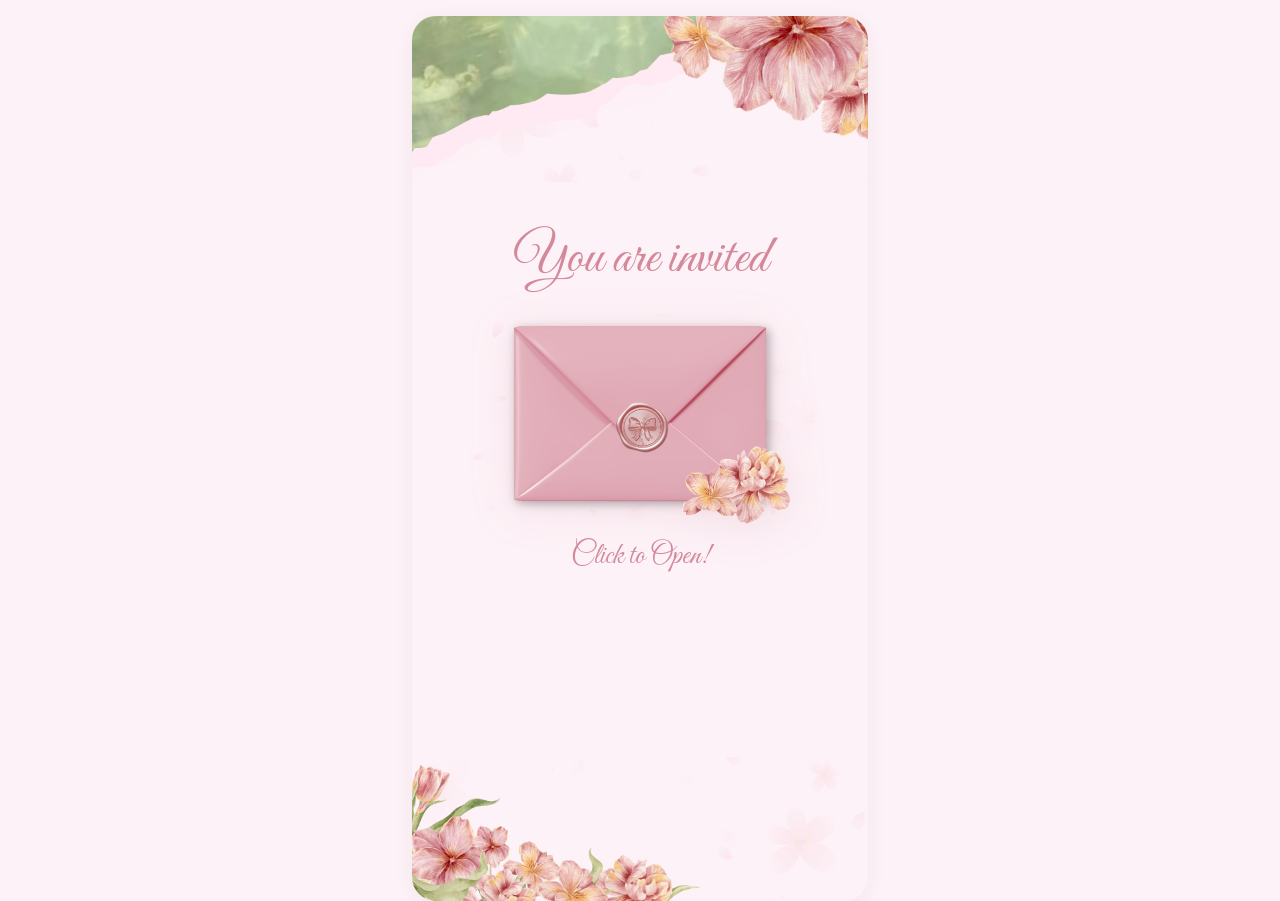
<file: index.html>
<!DOCTYPE html>
<html lang="en">
<head>
  <meta charset="UTF-8">
  <meta name="viewport" content="width=device-width, initial-scale=1.0">
  <title>Princess Urduja Vercaza — 18th Birthday RSVP</title>
  <link rel="preconnect" href="https://fonts.googleapis.com">
  <link rel="preconnect" href="https://fonts.gstatic.com" crossorigin>
  <link href="https://fonts.googleapis.com/css2?family=Cormorant+Garamond:ital,wght@0,400;0,600;1,400&family=Great+Vibes&family=Lato:wght@300;400&display=swap" rel="stylesheet">
  <link rel="stylesheet" href="css/styles.css">
</head>
<body class="invite-body index-body">
  <main class="invite-shell">
    <article class="invite-card" style="margin-bottom: -25px;">
      <div class="invite-header">
        <img src="images/index/head.png" alt="" aria-hidden="true">
      </div>
      <div class="invite-card-body" style="margin-top: 80px;">
        <header class="hero">
          <h1 class="script hero-name">You are invited</h1>
          <div class="mail">
            <img src="images/index/mail.png" alt="" aria-hidden="true">
          </div>
        </header>  
        <p class="closing script">Click to Open!</p>
      </div>
      <div class="invite-footer">
        <img src="images/index/foot.png" alt="" aria-hidden="true">
      </div>
    </article>

  </main>

  <div class="floral-overlay" id="floral-overlay">
    <div class="floral-message">Opening your invitation…</div>
  </div>

  <script>
    document.querySelector('.mail').addEventListener('click', function (e) {
      e.preventDefault();
      var overlay = document.getElementById('floral-overlay');
      for (var i = 0; i < 30; i++) {
        var petal = document.createElement('div');
        petal.className = 'floral-petal';
        petal.style.left = Math.random() * 100 + '%';
        petal.style.animationDelay = Math.random() * 1.2 + 's';
        petal.style.animationDuration = (2.2 + Math.random() * 1.2) + 's';
        overlay.appendChild(petal);
      }
      overlay.classList.add('active');
      setTimeout(function () {
        window.location.href = 'invitation.html';
      }, 2000);
    });
  </script>

</body>
</html>
</file>
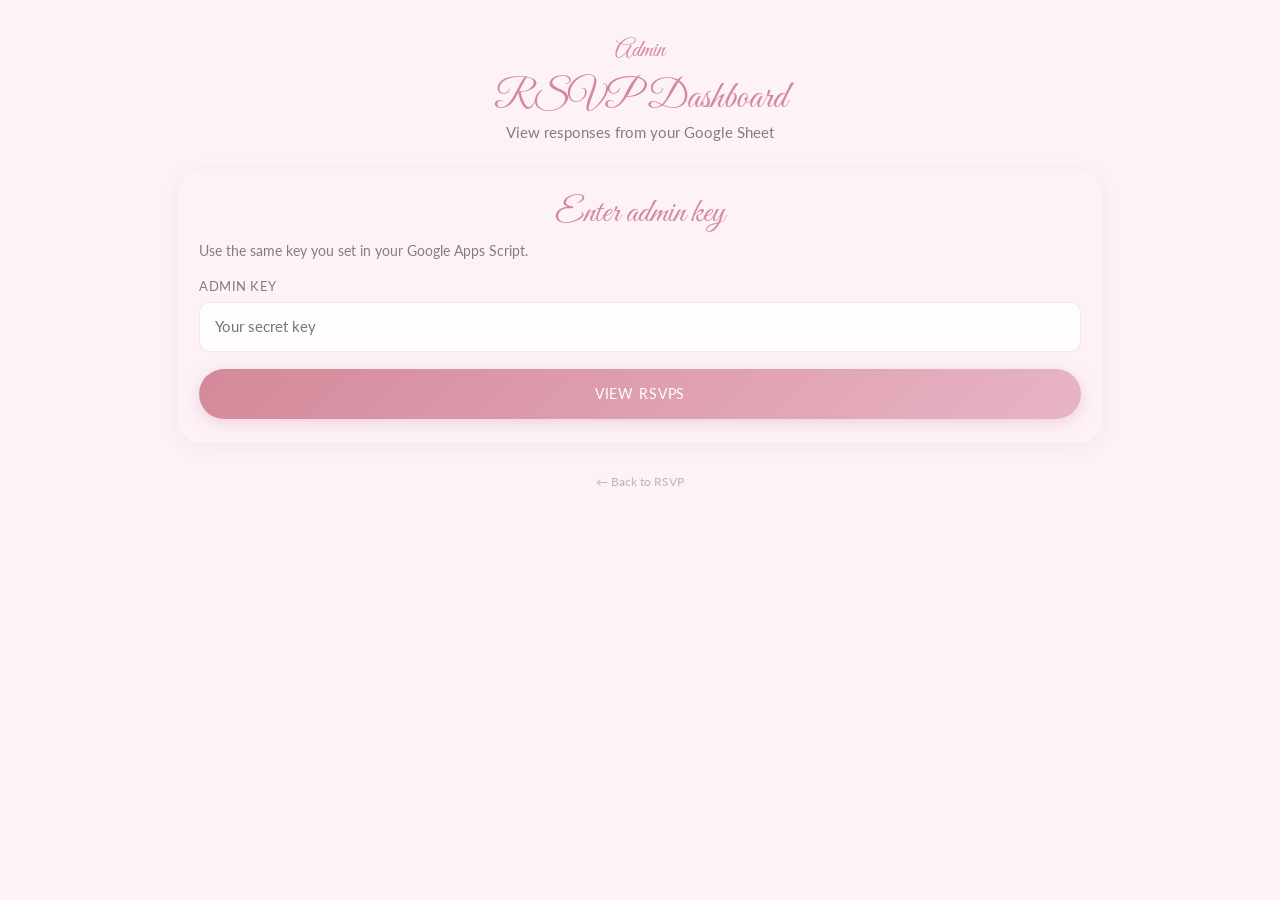
<file: admin.html>
<!DOCTYPE html>
<html lang="en">
<head>
  <meta charset="UTF-8">
  <meta name="viewport" content="width=device-width, initial-scale=1.0">
  <title>RSVP Admin — Princess Urduja Vercaza</title>
  <link rel="preconnect" href="https://fonts.googleapis.com">
  <link rel="preconnect" href="https://fonts.gstatic.com" crossorigin>
  <link href="https://fonts.googleapis.com/css2?family=Cormorant+Garamond:ital,wght@0,400;0,600;1,400&family=Great+Vibes&family=Lato:wght@300;400&display=swap" rel="stylesheet">
  <link rel="stylesheet" href="css/styles.css">
</head>
<body class="admin-page">
  <main class="container">
    <header class="hero hero-compact">
      <p class="eyebrow script">Admin</p>
      <h1 class="script hero-title">RSVP Dashboard</h1>
      <p class="subtitle">View responses from your Google Sheet</p>
    </header>

    <!-- Login gate -->
    <section class="card" id="login-section">
      <h2 class="script section-title">Enter admin key</h2>
      <p class="hint">Use the same key you set in your Google Apps Script.</p>
      <form id="login-form">
        <div class="field">
          <label for="admin-key">Admin key</label>
          <input type="password" id="admin-key" required placeholder="Your secret key" autocomplete="current-password">
        </div>
        <button type="submit" class="btn btn-primary">View RSVPs</button>
      </form>
      <p id="login-error" class="inline-error" hidden>Invalid key or connection failed.</p>
    </section>

    <!-- Dashboard -->
    <section id="dashboard" hidden>
      <div class="stats-grid" id="stats-grid">
        <div class="stat-card">
          <span class="stat-value" id="stat-total">—</span>
          <span class="stat-label">Total RSVPs</span>
        </div>
        <div class="stat-card stat-yes">
          <span class="stat-value" id="stat-yes">—</span>
          <span class="stat-label">Attending</span>
        </div>
        <div class="stat-card stat-no">
          <span class="stat-value" id="stat-no">—</span>
          <span class="stat-label">Not attending</span>
        </div>
        <div class="stat-card stat-guests">
          <span class="stat-value" id="stat-guests">—</span>
          <span class="stat-label">Total guests</span>
        </div>
      </div>

      <section class="card">
        <div class="table-header">
          <h2 class="script section-title">All responses</h2>
          <button type="button" class="btn btn-secondary btn-sm" id="refresh-btn">Refresh</button>
        </div>

        <div id="loading" class="loading" hidden>Loading...</div>
        <div id="table-error" class="message error" hidden>
          <p id="table-error-text">Failed to load data.</p>
        </div>

        <div class="table-wrap" id="table-wrap" hidden>
          <table class="rsvp-table">
            <thead>
              <tr>
                <th>Date</th>
                <th>Name</th>
                <th>Email</th>
                <th>Attending</th>
                <th>Guests</th>
                <th>Message</th>
              </tr>
            </thead>
            <tbody id="rsvp-tbody"></tbody>
          </table>
        </div>

        <p id="empty-state" class="empty-state" hidden>No RSVPs yet.</p>
      </section>

      <button type="button" class="btn btn-ghost" id="logout-btn">Log out</button>
    </section>

    <footer class="footer">
      <a href="index.html" class="admin-link">← Back to RSVP</a>
    </footer>
  </main>

  <script src="js/config.js"></script>
  <script src="js/admin.js"></script>
</body>
</html>
</file>
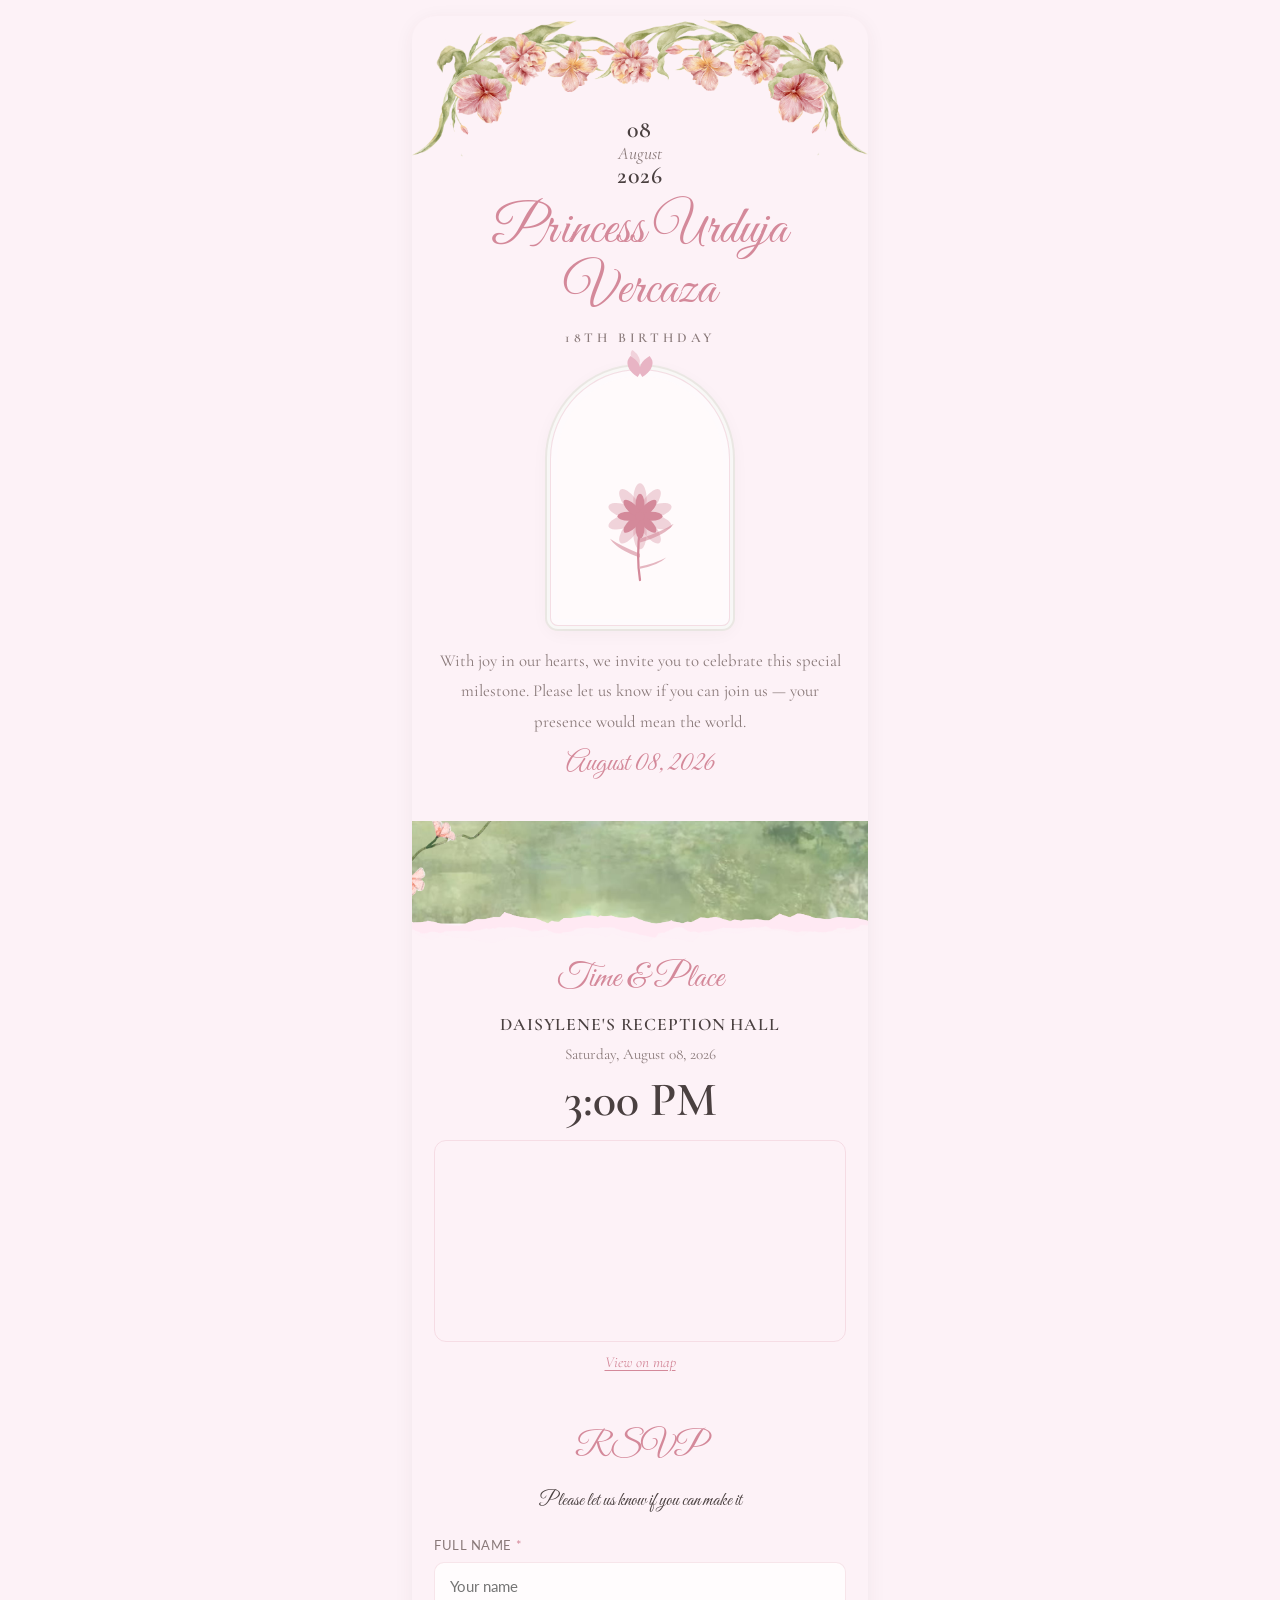
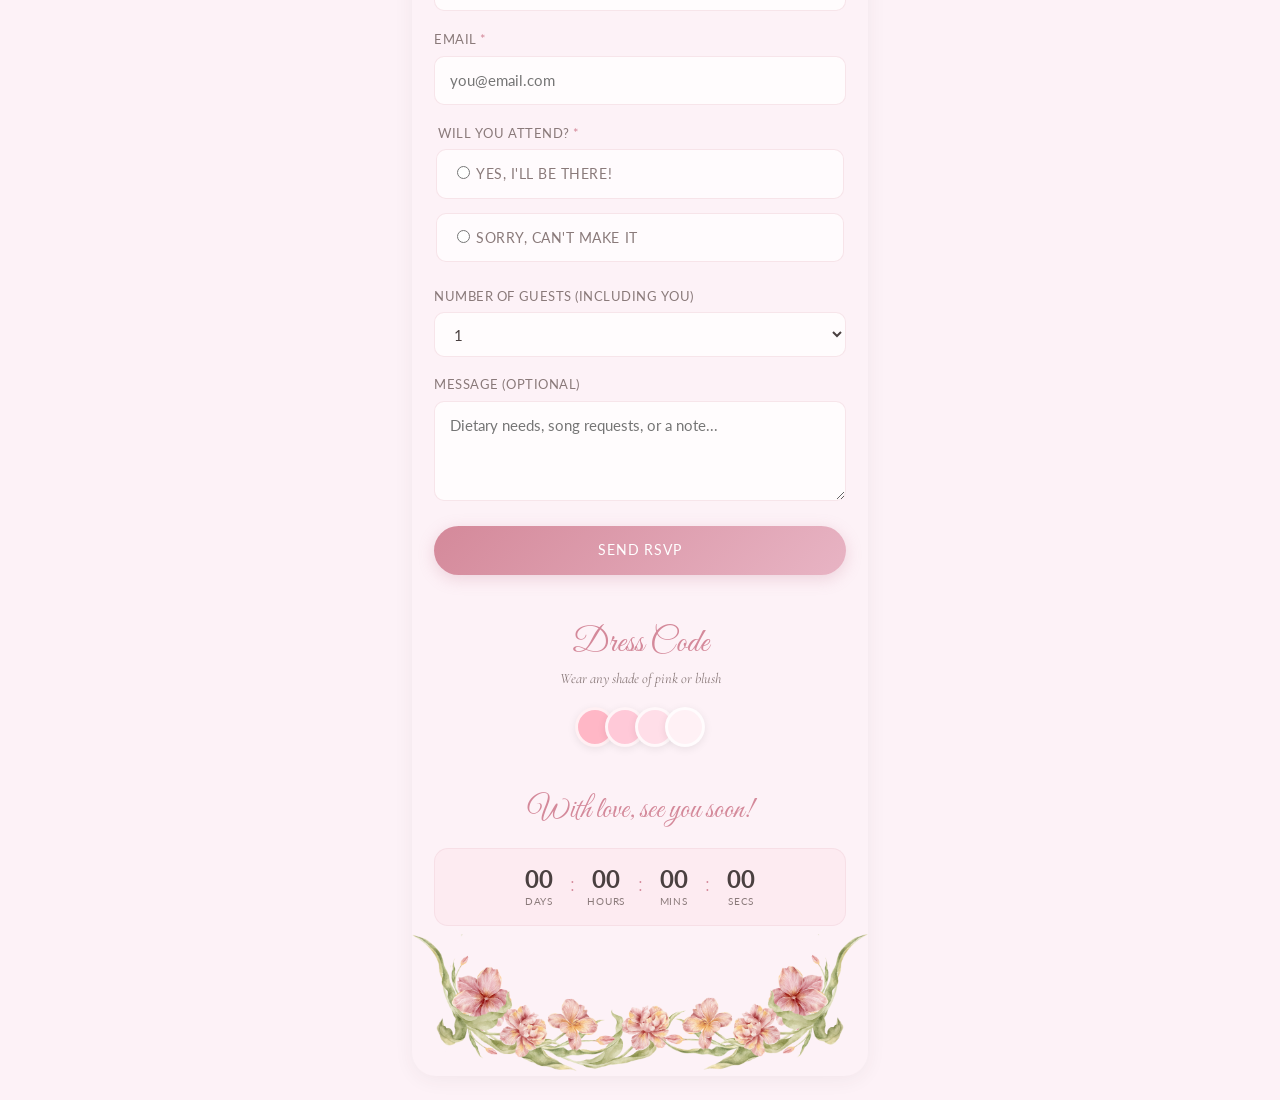
<file: invitation.html>
<!DOCTYPE html>
<html lang="en">
<head>
  <meta charset="UTF-8">
  <meta name="viewport" content="width=device-width, initial-scale=1.0">
  <title>Princess Urduja Vercaza — 18th Birthday RSVP</title>
  <link rel="preconnect" href="https://fonts.googleapis.com">
  <link rel="preconnect" href="https://fonts.gstatic.com" crossorigin>
  <link href="https://fonts.googleapis.com/css2?family=Cormorant+Garamond:ital,wght@0,400;0,600;1,400&family=Great+Vibes&family=Lato:wght@300;400&display=swap" rel="stylesheet">
  <link rel="stylesheet" href="css/styles.css">
</head>
<body class="invite-body">
  <main class="invite-shell">
    <article class="invite-card">

      <div class="invite-header">
        <img src="images/header-floral.png" alt="" aria-hidden="true">
      </div>

      <div class="invite-card-body hero-full">
        <header class="hero">
          <div class="date-stack" aria-label="Event date">
            <span class="date-day">08</span>
            <span class="date-month">August</span>
            <span class="date-year">2026</span>
          </div>

          <h1 class="script hero-name">Princess Urduja Vercaza</h1>
          <p class="event-tag">18th Birthday</p>

          <div class="arch-frame">
            <div class="arch-frame-content">
              <svg class="floral-silhouette" viewBox="0 0 200 260" fill="currentColor" xmlns="http://www.w3.org/2000/svg">
                <path d="M100 240 Q95 210 100 170" stroke="currentColor" stroke-width="3" fill="none" stroke-linecap="round"/>
                <path d="M100 210 Q70 200 60 185 Q75 195 100 205" fill="currentColor" opacity="0.6"/>
                <path d="M100 190 Q135 180 145 165 Q130 175 100 185" fill="currentColor" opacity="0.6"/>
                <path d="M100 225 Q125 220 135 210 Q120 218 100 222" fill="currentColor" opacity="0.6"/>
                <g transform="translate(100 155)">
                  <ellipse cx="0" cy="-22" rx="9" ry="22" fill="currentColor" opacity="0.35" transform="rotate(0)"/>
                  <ellipse cx="0" cy="-22" rx="9" ry="22" fill="currentColor" opacity="0.35" transform="rotate(36)"/>
                  <ellipse cx="0" cy="-22" rx="9" ry="22" fill="currentColor" opacity="0.35" transform="rotate(72)"/>
                  <ellipse cx="0" cy="-22" rx="9" ry="22" fill="currentColor" opacity="0.35" transform="rotate(108)"/>
                  <ellipse cx="0" cy="-22" rx="9" ry="22" fill="currentColor" opacity="0.35" transform="rotate(144)"/>
                  <ellipse cx="0" cy="-22" rx="9" ry="22" fill="currentColor" opacity="0.35" transform="rotate(180)"/>
                  <ellipse cx="0" cy="-22" rx="9" ry="22" fill="currentColor" opacity="0.35" transform="rotate(216)"/>
                  <ellipse cx="0" cy="-22" rx="9" ry="22" fill="currentColor" opacity="0.35" transform="rotate(252)"/>
                  <ellipse cx="0" cy="-22" rx="9" ry="22" fill="currentColor" opacity="0.35" transform="rotate(288)"/>
                  <ellipse cx="0" cy="-22" rx="9" ry="22" fill="currentColor" opacity="0.35" transform="rotate(324)"/>
                  <ellipse cx="0" cy="-15" rx="6" ry="15" fill="currentColor" transform="rotate(0)"/>
                  <ellipse cx="0" cy="-15" rx="6" ry="15" fill="currentColor" transform="rotate(45)"/>
                  <ellipse cx="0" cy="-15" rx="6" ry="15" fill="currentColor" transform="rotate(90)"/>
                  <ellipse cx="0" cy="-15" rx="6" ry="15" fill="currentColor" transform="rotate(135)"/>
                  <ellipse cx="0" cy="-15" rx="6" ry="15" fill="currentColor" transform="rotate(180)"/>
                  <ellipse cx="0" cy="-15" rx="6" ry="15" fill="currentColor" transform="rotate(225)"/>
                  <ellipse cx="0" cy="-15" rx="6" ry="15" fill="currentColor" transform="rotate(270)"/>
                  <ellipse cx="0" cy="-15" rx="6" ry="15" fill="currentColor" transform="rotate(315)"/>
                  <circle cx="0" cy="0" r="6" fill="currentColor"/>
                </g>
              </svg>
            </div>
          </div>
        </header>

        <section class="invite-section">
          <p class="invite-message">
            With joy in our hearts, we invite you to celebrate this special milestone.
            Please let us know if you can join us — your presence would mean the world.
          </p>
          <p class="invite-date script">August 08, 2026</p>
        </section>
        

        <section class="venue-section">
          <img class="venue-banner" src="images/venue-banner.png" alt="" aria-hidden="true">
          <div class="venue-content">
            <h2 class="script section-title">Time &amp; Place</h2>
            <p class="venue-name" id="event-venue">Daisylene's Reception Hall</p>
            <p class="venue-date" id="event-date">Saturday, August 08, 2026</p>
            <p class="venue-time" id="event-time">3:00 PM</p>

            <div class="map-section" aria-label="Event location map">
              <div class="map-wrap">
                <iframe
                  title="Daisylene's Reception Hall on Google Maps"
                  src="https://maps.google.com/maps?q=Daisylene%27s+Reception+Hall&z=16&output=embed"
                  loading="lazy"
                  referrerpolicy="no-referrer-when-downgrade"
                  allowfullscreen>
                </iframe>
              </div>
              <a
                class="map-link"
                href="https://maps.app.goo.gl/dA4Xs4NA6vhz4aAm6"
                target="_blank"
                rel="noopener noreferrer">
                View on map
              </a>
            </div>
          </div>
        </section>

        <section class="invite-section" id="rsvp-form-section">
          <h2 class="script section-title">RSVP</h2>
          <center><h3 class="script section-subtitle">Please let us know if you can make it</h3></center>
          <form id="rsvp-form" novalidate>
            <div class="field">
              <label for="name">Full name <span class="required">*</span></label>
              <input type="text" id="name" name="name" required placeholder="Your name" autocomplete="name">
            </div>

            <div class="field">
              <label for="email">Email <span class="required">*</span></label>
              <input type="email" id="email" name="email" required placeholder="you@email.com" autocomplete="email">
            </div>

            <fieldset class="field">
              <legend>Will you attend? <span class="required">*</span></legend>
              <div class="radio-group">
                <label class="radio-card">
                  <input type="radio" name="attending" value="yes" required>
                  <span class="radio-label">Yes, I'll be there!</span>
                </label>
                <label class="radio-card">
                  <input type="radio" name="attending" value="no">
                  <span class="radio-label">Sorry, can't make it</span>
                </label>
              </div>
            </fieldset>

            <div class="field" id="guests-field">
              <label for="guests">Number of guests (including you)</label>
              <select id="guests" name="guests">
                <option value="1">1</option>
                <option value="2">2</option>
                <option value="3">3</option>
                <option value="4">4</option>
                <option value="5">5</option>
                <option value="6">6</option>
                <option value="7">7</option>
                <option value="8">8</option>
                <option value="9">9</option>
                <option value="10">10</option>
              </select>
            </div>

            <div class="field">
              <label for="message">Message (optional)</label>
              <textarea id="message" name="message" rows="3" placeholder="Dietary needs, song requests, or a note..."></textarea>
            </div>

            <button type="submit" class="btn btn-primary" id="submit-btn">
              <span class="btn-text">Send RSVP</span>
              <span class="btn-loading" hidden>Sending...</span>
            </button>
          </form>

          <div id="success-message" class="message success" hidden>
            <h3 class="script">Thank you!</h3>
            <p>Your RSVP has been received. See you at the party!</p>
          </div>

          <div id="error-message" class="message error" hidden>
            <h3>Something went wrong</h3>
            <p id="error-text">Please try again in a moment.</p>
          </div>
        </section>

        <section class="invite-section program-section" id="program-section">
          <h2 class="script section-title">Program Flow</h2>
          <div class="loading-spinner" id="program-loading">
            <span></span><span></span><span></span>
          </div>
          <ol class="program-timeline" id="program-timeline"></ol>
        </section>

        <section class="invite-section tables-section" id="tables-section">
          <h2 class="script section-title">The 18</h2>
          <div class="loading-spinner" id="tables-loading">
            <span></span><span></span><span></span>
          </div>
          <div class="tables-grid" id="tables-grid"></div>
        </section>

        <section class="invite-section dress-section">
          <h2 class="script section-title">Dress Code</h2>
          <p class="dress-hint">Wear any shade of pink or blush</p>
          <div class="dress-rings">
            <span class="dress-ring" style="background: #ffb7c6;"></span>
            <span class="dress-ring" style="background: #ffc9d8;"></span>
            <span class="dress-ring" style="background: #ffdee8;"></span>
            <span class="dress-ring" style="background: #fff1f5;"></span>
          </div>
        </section>


        <p class="closing script">With love, see you soon!</p>

        <section class="countdown-box" id="countdown" aria-label="Countdown to event">
          <div class="countdown-item">
            <span class="countdown-value" id="cd-days">—</span>
            <span class="countdown-label">Days</span>
          </div>
          <span class="countdown-sep">:</span>
          <div class="countdown-item">
            <span class="countdown-value" id="cd-hours">—</span>
            <span class="countdown-label">Hours</span>
          </div>
          <span class="countdown-sep">:</span>
          <div class="countdown-item">
            <span class="countdown-value" id="cd-mins">—</span>
            <span class="countdown-label">Mins</span>
          </div>
          <span class="countdown-sep">:</span>
          <div class="countdown-item">
            <span class="countdown-value" id="cd-secs">—</span>
            <span class="countdown-label">Secs</span>
          </div>
        </section>
      </div>

      <div class="invite-footer">
        <img src="images/footer-floral.png" alt="" aria-hidden="true">
      </div>
    </article>
  </main>

  <script src="js/config.js"></script>
  <script src="js/app.js"></script>
  <script src="js/countdown.js"></script>
  <script src="js/program.js"></script>
</body>
</html>
</file>
<file: css/styles.css>
/* Romantic botanical invitation theme */

:root {
  --bg: #fdf2f7;
  --bg-soft: #fdf2f7;
  --card: #fdf2f7;
  --card-warm: #fffafb;
  --card-green: rgba(168, 198, 159, 0.28);
  --text: #4a4040;
  --text-muted: #8a7a7a;
  --pink: #d4899a;
  --pink-light: #e8b4c4;
  --pink-soft: #fce8ef;
  --sage: #a8c69f;
  --sage-dark: #7a9f72;
  --sage-light: #e4efe0;
  --border: rgba(212, 137, 154, 0.2);
  --shadow: 0 16px 48px rgba(201, 137, 154, 0.14);
  --shadow-soft: 0 4px 20px rgba(61, 56, 53, 0.06);
  --radius: 24px;
  --font: "Lato", system-ui, sans-serif;
  --font-serif: "Cormorant Garamond", Georgia, serif;
  --font-script: "Great Vibes", cursive;
  --yes: #7a9f72;
  --no: #c97a7a;
}

*,
*::before,
*::after {
  box-sizing: border-box;
}

html {
  scroll-behavior: smooth;
}

body {
  margin: 0;
  min-height: 100vh;
  font-family: var(--font);
  font-weight: 400;
  color: var(--text);
  background: var(--bg);
  line-height: 1.65;
}

.invite-body {
  background: var(--bg);
}

.script {
  font-family: var(--font-script);
  font-weight: 400;
}

/* ── Invitation shell ── */

.invite-shell {
  max-width: 480px;
  margin: 0 auto;
  padding: 0 0 1.5rem;
}

.invite-card {
  overflow: hidden;
  background: var(--bg);
}

.invite-header,
.invite-footer {
  line-height: 0;
}

.invite-header img,
.invite-footer img,
.venue-banner {
  display: block;
  width: 100%;
  height: auto;
}

.invite-header {
  margin-bottom: -3rem;
}

.invite-card-body {
  padding: 0.5rem 1.4rem 0.75rem;
}

.invite-section {
  padding: 1rem 0;
  text-align: center;
  margin-bottom: 1rem;
}

.venue-section {
  margin: 0.5rem -1.4rem 1rem;
}

.venue-banner {
  margin-bottom: -1rem;
}

.venue-content {
  padding: 0.75rem 1.4rem 1.25rem;
  text-align: center;
  background: var(--bg);
}

#rsvp-form-section {
  text-align: left;
}

#rsvp-form-section .section-title {
  text-align: center;
}

@media (min-width: 480px) {
  .invite-shell {
    padding: 1rem 0.75rem 1.5rem;
  }

  .invite-card {
    border-radius: var(--radius);
    box-shadow: var(--shadow-soft);
  }
}

.container {
  position: relative;
  z-index: 1;
  max-width: 420px;
  margin: 0 auto;
  padding: 1.5rem 1.1rem 3rem;
}

.admin-page .container {
  max-width: 960px;
}

/* ── Hero ── */

.hero {
  text-align: center;
  margin-bottom: 0.25rem;
  margin-top: 0.5rem;
}

.date-stack {
  display: flex;
  flex-direction: column;
  align-items: center;
  margin-bottom: 0.75rem;
  font-family: var(--font-serif);
  color: var(--text);
  line-height: 1.1;
}

.date-day {
  font-size: 1.5rem;
  font-weight: 600;
  letter-spacing: 0.05em;
}

.date-month {
  font-size: 1.1rem;
  font-style: italic;
  color: var(--text-muted);
}

.date-year {
  font-size: 1.5rem;
  font-weight: 600;
  letter-spacing: 0.05em;
}

.hero-name {
  margin: 0 0 0.35rem;
  font-size: clamp(3.4rem, 12vw, 3.4rem);
  line-height: 1.1;
  color: var(--pink);
}

.event-tag {
  margin: 0 0 1.25rem;
  font-family: var(--font-serif);
  font-size: 0.85rem;
  font-weight: 600;
  letter-spacing: 0.28em;
  text-transform: uppercase;
  color: var(--text-muted);
}

.section-divider { display: none; }

.eyebrow {
  margin: 0 0 0.25rem;
  font-size: 1.5rem;
  color: var(--pink);
}

.hero-title {
  margin: 0;
  font-size: clamp(2.2rem, 8vw, 3rem);
  line-height: 1.15;
  color: var(--pink);
}

.hero-date {
  margin: 0.35rem 0 1.25rem;
  font-size: 0.95rem;
  font-weight: 300;
  letter-spacing: 0.15em;
  text-transform: uppercase;
  color: var(--text-muted);
}

.arch-frame {
  position: relative;
  width: min(180px, 48vw);
  margin: 0 auto;
  padding: 6px;
  background: rgba(255, 255, 255, 0.6);
  border: 1px solid rgba(212, 137, 154, 0.25);
  border-radius: 90px 90px 8px 8px;
  box-shadow:
    0 0 0 3px rgba(255, 255, 255, 0.7),
    0 0 0 5px rgba(168, 198, 159, 0.2),
    var(--shadow-soft);
}

.arch-frame::before {
  content: '';
  position: absolute;
  top: -10px;
  left: calc(50% - 15px);
  z-index: 3;
  width: 18px;
  height: 13px;
  background: var(--pink-light);
  border-radius: 0 80% 0 80%;
  transform: rotate(35deg);
  box-shadow:
    -4px -8px 0 -2px rgba(212, 137, 154, 0.3);
}

.arch-frame::after {
  content: '';
  position: absolute;
  top: -10px;
  right: calc(50% - 15px);
  z-index: 3;
  width: 18px;
  height: 13px;
  background: var(--pink-light);
  border-radius: 80% 0 80% 0;
  transform: rotate(-35deg);
}



.arch-frame img {
  display: block;
  width: 100%;
  height: auto;
  aspect-ratio: 3 / 4;
  object-fit: cover;
  border-radius: 90px 90px 4px 4px;
  background: var(--card-warm);
}

.arch-frame-content {
  position: relative;
  display: flex;
  align-items: center;
  justify-content: center;
  border-radius: 90px 90px 4px 4px;
  overflow: hidden;
  background: var(--card-warm);
}

.arch-frame-content .floral-silhouette {
  display: block;
  width: 100%;
  height: auto;
}

/* ── Content sections ── */

.invite-message {
  margin: 0 0 0.65rem;
  font-family: var(--font-serif);
  font-size: 1.05rem;
  color: var(--text-muted);
  line-height: 1.8;
}

.invite-date {
  margin: 0;
  font-size: 1.75rem;
  color: var(--pink);
  line-height: 1.2;
}

.venue-name {
  margin: 0.25rem 0 0.2rem;
  font-family: var(--font-serif);
  font-size: 1.1rem;
  font-weight: 600;
  letter-spacing: 0.05em;
  text-transform: uppercase;
  color: var(--text);
}

.venue-date {
  margin: 0 0 0.5rem;
  font-family: var(--font-serif);
  font-size: 0.95rem;
  color: var(--text-muted);
}

.venue-time {
  margin: 0 0 1rem;
  font-family: var(--font-serif);
  font-size: clamp(2.25rem, 9vw, 3rem);
  font-weight: 600;
  line-height: 1;
  color: var(--text);
}

.section-title {
  margin: 0 0 0.75rem;
  font-size: 2.1rem;
  text-align: center;
  color: var(--pink);
  line-height: 1.2;
}

.map-link {
  display: inline-block;
  margin-top: 0.5rem;
  font-family: var(--font-serif);
  font-size: 0.95rem;
  font-style: italic;
  color: var(--pink);
  text-decoration: underline;
  text-underline-offset: 3px;
}

.map-link:hover {
  color: var(--sage-dark);
}

.closing {
  margin: 0.5rem 0 0.75rem;
  text-align: center;
  font-size: 1.85rem;
  color: var(--pink);
}

/* ── Map ── */

.map-section {
  position: relative;
}

.name-highlight {
  margin: 0.5rem 0 0;
  font-size: clamp(2rem, 7vw, 2.75rem);
  line-height: 1.2;
}

.highlight {
  display: inline-block;
  position: relative;
  padding: 0.35rem 1.25rem 0.5rem;
  color: var(--pink);
  background: var(--card);
  border: 1px solid var(--border);
  border-radius: 4px;
  box-shadow:
    0 0 0 4px rgba(245, 224, 230, 0.5),
    var(--shadow-soft);
}

.highlight::before,
.highlight::after {
  content: '❧';
  position: absolute;
  top: 50%;
  transform: translateY(-50%);
  font-size: 0.55em;
  color: var(--sage);
  opacity: 0.7;
}

.highlight::before { left: 0.35rem; }
.highlight::after { right: 0.35rem; }

.hero-full {
  display: flex;
  flex-direction: column;
  justify-content: center;
  min-height: 100dvh;
  padding-top: 0;
  padding-bottom: 0;
}

.hero-compact {
  margin-bottom: 1.5rem;
}

.hero-compact .hero-title {
  font-size: clamp(1.8rem, 5vw, 2.4rem);
}

/* ── Cards ── */

.card {
  position: relative;
  background: var(--card);
  border-radius: var(--radius);
  padding: 1.5rem 1.35rem;
  margin-bottom: 1.25rem;
  box-shadow: var(--shadow-soft);
}

.paper-card {
  border: 1px solid rgba(201, 137, 154, 0.15);
  background: var(--card-warm);
}

.map-wrap {
  overflow: hidden;
  border-radius: 12px;
  border: 1px solid var(--border);
}

.map-wrap iframe {
  display: block;
  width: 100%;
  height: 200px;
  border: 0;
}

.btn-map-link {
  display: inline-flex;
  width: 100%;
  margin-top: 0.65rem;
  padding: 0.7rem 1rem;
  font-size: 0.875rem;
  font-weight: 400;
  color: var(--sage-dark);
  text-decoration: none;
  text-align: center;
  background: var(--sage-light);
  border: 1px solid rgba(138, 171, 138, 0.35);
  border-radius: 999px;
  transition: background 0.2s;
}

.btn-map-link:hover {
  background: #c8dcc8;
}

/* ── Countdown ── */

.countdown-box {
  display: flex;
  align-items: center;
  justify-content: center;
  gap: 0.35rem;
  margin: 0 0 0.5rem;
  padding: 1rem 0.75rem;
  background: rgba(252, 232, 239, 0.75);
  border-radius: 14px;
  border: 1px solid rgba(201, 137, 154, 0.12);
}

.countdown-item {
  display: flex;
  flex-direction: column;
  align-items: center;
  min-width: 3.2rem;
}

.countdown-value {
  font-size: 1.5rem;
  font-weight: 700;
  color: var(--text);
  line-height: 1.2;
  font-variant-numeric: tabular-nums;
}

.countdown-label {
  font-size: 0.6rem;
  font-weight: 400;
  letter-spacing: 0.08em;
  text-transform: uppercase;
  color: var(--text-muted);
}

.countdown-sep {
  font-size: 1.25rem;
  font-weight: 300;
  color: var(--pink);
  margin-top: -0.5rem;
}

/* ── Form ── */

.card h2:not(.section-title) {
  margin: 0 0 1.25rem;
  font-size: 1.25rem;
  font-weight: 600;
}

.field {
  margin-bottom: 1.1rem;
}

.field label,
.field legend {
  display: block;
  margin-bottom: 0.35rem;
  font-size: 0.8rem;
  font-weight: 400;
  letter-spacing: 0.04em;
  text-transform: uppercase;
  color: var(--text-muted);
}

.required {
  color: var(--pink);
}

input[type="text"],
input[type="email"],
input[type="password"],
select,
textarea {
  width: 100%;
  padding: 0.7rem 0.9rem;
  font: inherit;
  font-size: 0.95rem;
  color: var(--text);
  background: rgba(255, 255, 255, 0.75);
  border: 1px solid var(--border);
  border-radius: 10px;
  transition: border-color 0.2s, box-shadow 0.2s;
}

input:focus,
select:focus,
textarea:focus {
  outline: none;
  border-color: var(--pink-light);
  box-shadow: 0 0 0 3px rgba(232, 180, 196, 0.25);
}

textarea {
  resize: vertical;
  min-height: 80px;
}

fieldset.field {
  border: none;
  padding: 0;
  margin-bottom: 1.1rem;
}

.radio-group {
  display: grid;
  gap: 0.5rem;
}

.radio-card {
  display: flex;
  align-items: center;
  gap: 0.65rem;
  padding: 0.75rem 0.9rem;
  background: rgba(255, 255, 255, 0.7);
  border: 1px solid var(--border);
  border-radius: 10px;
  cursor: pointer;
  transition: border-color 0.2s, background 0.2s;
}

.radio-card:has(input:checked) {
  border-color: var(--sage);
  background: var(--sage-light);
}

.radio-card input {
  accent-color: var(--sage-dark);
}

.radio-label {
  font-size: 0.9rem;
}

/* ── Buttons ── */

.btn {
  display: inline-flex;
  align-items: center;
  justify-content: center;
  gap: 0.5rem;
  padding: 0.8rem 1.5rem;
  font: inherit;
  font-size: 0.9rem;
  font-weight: 400;
  letter-spacing: 0.06em;
  text-transform: uppercase;
  border: none;
  border-radius: 999px;
  cursor: pointer;
  transition: transform 0.15s, opacity 0.15s, background 0.2s;
}

.btn:disabled {
  opacity: 0.6;
  cursor: not-allowed;
}

.btn:not(:disabled):hover {
  transform: translateY(-1px);
}

.btn-primary {
  width: 100%;
  color: #fff;
  background: linear-gradient(135deg, var(--pink), var(--pink-light));
  box-shadow: 0 4px 16px rgba(201, 137, 154, 0.3);
}

.btn-primary:hover {
  background: linear-gradient(135deg, #b97a8a, var(--pink));
}

.btn-secondary {
  color: var(--text);
  background: var(--card);
  border: 1px solid var(--border);
}

.btn-ghost {
  color: var(--text-muted);
  background: transparent;
  border: 1px solid var(--border);
}

.btn-sm {
  padding: 0.45rem 0.9rem;
  font-size: 0.8rem;
}

/* ── Messages ── */

.message {
  margin-top: 1.1rem;
  padding: 1.1rem;
  border-radius: 12px;
  text-align: center;
}

.message h3 {
  margin: 0 0 0.3rem;
  font-size: 1.5rem;
  color: var(--pink);
}

.message p {
  margin: 0;
  font-size: 0.9rem;
}

.message.success {
  background: var(--sage-light);
  border: 1px solid rgba(138, 171, 138, 0.35);
  color: var(--sage-dark);
}

.message.error {
  background: #fceaea;
  border: 1px solid rgba(201, 122, 122, 0.3);
  color: var(--no);
}

.inline-error {
  margin: 0.65rem 0 0;
  font-size: 0.85rem;
  color: var(--no);
}

.hint {
  margin: -0.35rem 0 0.85rem;
  font-size: 0.85rem;
  color: var(--text-muted);
}

/* ── Footer ── */

.footer {
  text-align: center;
  margin-top: 1.5rem;
}

.admin-link {
  font-size: 0.75rem;
  color: var(--text-muted);
  text-decoration: none;
  opacity: 0.5;
  transition: opacity 0.2s;
}

.admin-link:hover {
  opacity: 1;
}

/* ── Admin dashboard ── */

.stats-grid {
  display: grid;
  grid-template-columns: repeat(2, 1fr);
  gap: 0.65rem;
  margin-bottom: 1.1rem;
}

@media (min-width: 600px) {
  .stats-grid {
    grid-template-columns: repeat(4, 1fr);
  }
}

.stat-card {
  padding: 1.1rem;
  text-align: center;
  background: var(--card);
  border: 1px solid var(--border);
  border-radius: var(--radius);
  box-shadow: var(--shadow-soft);
}

.stat-value {
  display: block;
  font-size: 1.75rem;
  font-weight: 700;
  line-height: 1.2;
  color: var(--text);
}

.stat-label {
  font-size: 0.65rem;
  color: var(--text-muted);
  text-transform: uppercase;
  letter-spacing: 0.06em;
}

.stat-yes .stat-value { color: var(--sage-dark); }
.stat-no .stat-value { color: var(--no); }
.stat-guests .stat-value { color: var(--pink); }

.table-header {
  display: flex;
  align-items: center;
  justify-content: space-between;
  gap: 1rem;
  margin-bottom: 0.85rem;
}

.table-header h2 {
  margin: 0;
}

.table-wrap {
  overflow-x: auto;
  border-radius: 10px;
  border: 1px solid var(--border);
}

.rsvp-table {
  width: 100%;
  border-collapse: collapse;
  font-size: 0.8rem;
}

.rsvp-table th,
.rsvp-table td {
  padding: 0.65rem 0.85rem;
  text-align: left;
  border-bottom: 1px solid var(--border);
}

.rsvp-table th {
  font-size: 0.65rem;
  font-weight: 600;
  letter-spacing: 0.06em;
  text-transform: uppercase;
  color: var(--text-muted);
  background: var(--card-warm);
}

.rsvp-table tr:last-child td {
  border-bottom: none;
}

.rsvp-table tr:hover td {
  background: rgba(245, 224, 230, 0.2);
}

.badge {
  display: inline-block;
  padding: 0.15rem 0.5rem;
  font-size: 0.7rem;
  font-weight: 600;
  border-radius: 999px;
}

.badge-yes {
  color: #fff;
  background: var(--sage-dark);
}

.badge-no {
  color: #fff;
  background: var(--no);
}

.loading,
.empty-state {
  text-align: center;
  padding: 1.5rem;
  color: var(--text-muted);
}

#logout-btn {
  margin-top: 0.5rem;
}

.subtitle {
  margin: 0 0 1rem;
  color: var(--text-muted);
  font-size: 0.95rem;
  text-align: center;
}

.mail {
  display: flex;
  justify-content: center;
  align-items: center;
  margin: 1.5rem 0 0.5rem;
  position: relative;
}

.mail img {
  max-width: 85%;
  height: auto;
  display: block;
  cursor: pointer;
  transition: transform 0.4s cubic-bezier(0.34, 1.56, 0.64, 1), filter 0.4s ease;
  filter: drop-shadow(0 6px 20px rgba(201, 137, 154, 0.18));
  animation: mail-bob 3s ease-in-out infinite;
}

.mail:hover img {
  transform: scale(1.07) translateY(-8px);
  filter: drop-shadow(0 16px 40px rgba(201, 137, 154, 0.3));
  animation-play-state: paused;
}

.mail:active img {
  transform: scale(0.95);
}

@keyframes mail-bob {
  0%, 100% { transform: translateY(0); }
  50% { transform: translateY(-10px); }
}

/* ── Floral redirect overlay ── */

.floral-overlay {
  position: fixed;
  inset: 0;
  z-index: 9999;
  display: flex;
  align-items: center;
  justify-content: center;
  background: rgba(253, 242, 247, 0.92);
  opacity: 0;
  pointer-events: none;
  transition: opacity 0.5s ease;
}

.floral-overlay.active {
  opacity: 1;
  pointer-events: all;
}

.floral-petal {
  position: absolute;
  width: 22px;
  height: 22px;
  border-radius: 50% 0 50% 0;
  opacity: 0;
  animation: petal-drift 2.8s ease-in-out forwards;
}

.floral-petal:nth-child(4n+1) {
  background: var(--pink-light);
  width: 18px;
  height: 18px;
}

.floral-petal:nth-child(4n+2) {
  background: var(--sage);
  width: 14px;
  height: 14px;
  border-radius: 0 50% 0 50%;
}

.floral-petal:nth-child(4n+3) {
  background: #f5cfe0;
  width: 12px;
  height: 12px;
  border-radius: 50%;
}

.floral-petal:nth-child(4n) {
  background: var(--sage-light);
  width: 16px;
  height: 16px;
  border-radius: 2px 50% 50% 50%;
}

@keyframes petal-drift {
  0% {
    opacity: 0;
    transform: translateY(100vh) rotate(0deg) scale(0.3);
  }
  15% {
    opacity: 0.9;
  }
  100% {
    opacity: 0;
    transform: translateY(-30vh) rotate(1080deg) scale(1.1);
  }
}

.floral-message {
  font-family: var(--font-script);
  font-size: 2.2rem;
  color: var(--pink);
  text-align: center;
  z-index: 1;
  opacity: 0;
  animation: fade-in 0.7s ease 0.5s forwards;
}

@keyframes fade-in {
  to { opacity: 1; }
}

/* ── Index landing page: footer at bottom ── */

.index-body .invite-shell {
  display: flex;
  flex-direction: column;
  min-height: 100vh;
}

.index-body .invite-card {
  display: flex;
  flex-direction: column;
  flex: 1;
}

.index-body .invite-card-body {
  flex: 1;
}

/* ── Program Flow ── */

.program-section {
  text-align: left;
}

.program-timeline {
  list-style: none;
  margin: 0;
  padding: 0;
}

.program-item {
  display: flex;
  align-items: baseline;
  gap: 0.75rem;
  padding: 0.6rem 0;
  border-bottom: 1px solid var(--border);
}

.program-item:last-child {
  border-bottom: none;
}

.program-num {
  flex-shrink: 0;
  width: 1.6rem;
  height: 1.6rem;
  display: flex;
  align-items: center;
  justify-content: center;
  font-family: var(--font-serif);
  font-size: 0.75rem;
  font-weight: 600;
  color: #fff;
  background: var(--pink-light);
  border-radius: 50%;
}

.program-label {
  font-family: var(--font-serif);
  font-size: 0.95rem;
  color: var(--text);
  line-height: 1.4;
}

/* ── 18 Tables Grid ── */

.tables-grid {
  display: grid;
  gap: 0.75rem;
}

@media (min-width: 480px) {
  .tables-grid {
    grid-template-columns: repeat(2, 1fr);
  }
}

.table-card {
  background: var(--card-warm);
  border: 1px solid var(--border);
  border-radius: 14px;
  padding: 1rem;
}

.table-card-title {
  margin: 0 0 0.5rem;
  font-size: 1.35rem;
  color: var(--pink);
  text-align: center;
}

.table-names {
  list-style: none;
  margin: 0;
  padding: 0;
}

.table-names li {
  padding: 0.3rem 0;
  font-family: var(--font-serif);
  font-size: 0.9rem;
  color: var(--text);
  text-align: center;
  border-bottom: 1px solid var(--border);
}

.table-names li:last-child {
  border-bottom: none;
}

/* ── Floral Silhouette ── */

.floral-silhouette {
  color: var(--pink);
  padding: 1.5rem 0.5rem;
  animation: floral-glow 3s ease-in-out infinite;
}

@keyframes floral-glow {
  0%, 100% {
    filter: drop-shadow(0 0 6px rgba(212, 137, 154, 0.25));
  }
  50% {
    filter: drop-shadow(0 0 20px rgba(212, 137, 154, 0.55));
  }
}

/* ── Dress Code ── */

.dress-section {
  text-align: center;
}

.dress-hint {
  margin: -0.5rem 0 1rem;
  font-family: var(--font-serif);
  font-size: 0.9rem;
  font-style: italic;
  color: var(--text-muted);
}

.dress-rings {
  display: flex;
  justify-content: center;
  align-items: center;
}

.dress-ring {
  width: 40px;
  height: 40px;
  border-radius: 50%;
  border: 3px solid rgba(255, 255, 255, 0.8);
  margin-left: -10px;
  box-shadow: 0 2px 8px rgba(0, 0, 0, 0.08);
}

.dress-ring:first-child {
  margin-left: 0;
}

/* ── Loading Spinner ── */

.loading-spinner {
  display: flex;
  justify-content: center;
  gap: 8px;
  padding: 1.5rem 0;
}

.loading-spinner[hidden] {
  display: none;
}

.loading-spinner span {
  width: 10px;
  height: 10px;
  background: var(--pink-light);
  border-radius: 50%;
  animation: dot-bounce 1.2s ease-in-out infinite;
}

.loading-spinner span:nth-child(2) {
  animation-delay: 0.2s;
}

.loading-spinner span:nth-child(3) {
  animation-delay: 0.4s;
}

@keyframes dot-bounce {
  0%, 80%, 100% {
    transform: scale(0.6);
    opacity: 0.4;
  }
  40% {
    transform: scale(1);
    opacity: 1;
  }
}
</file>
